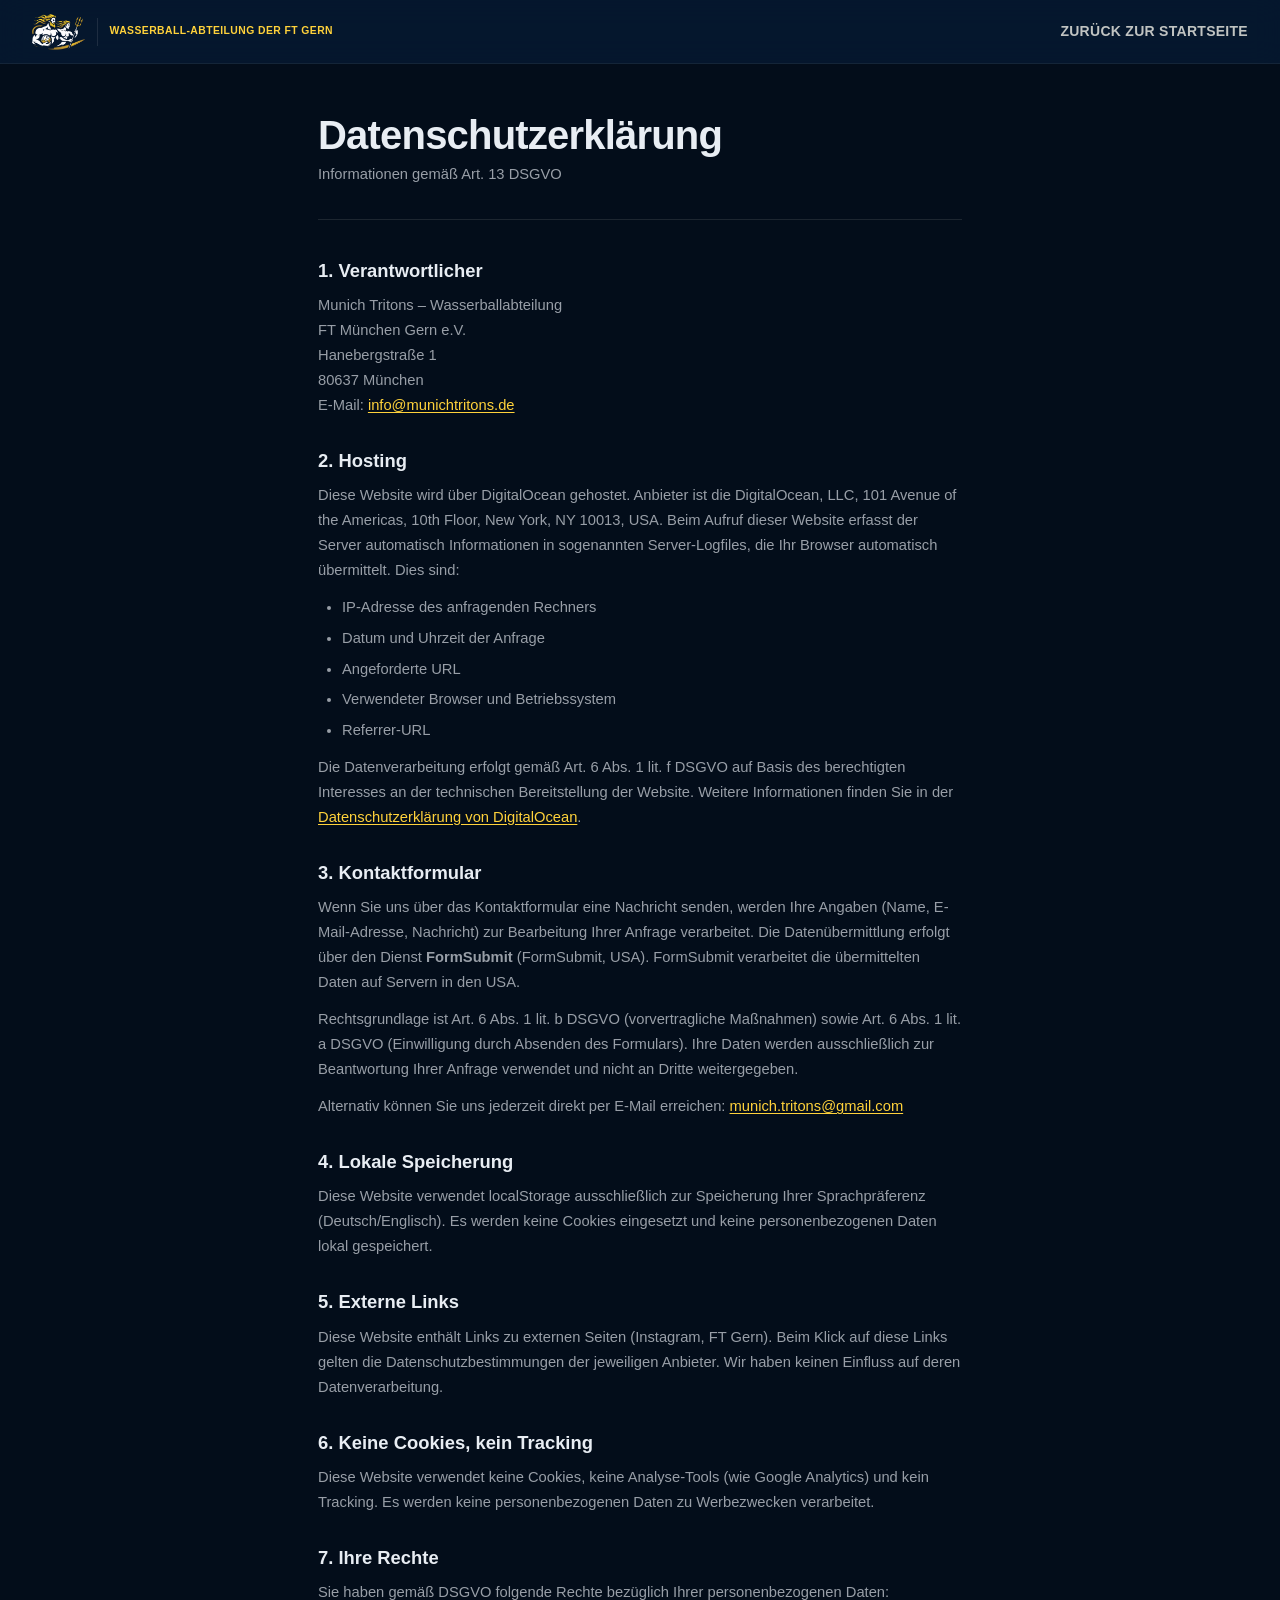
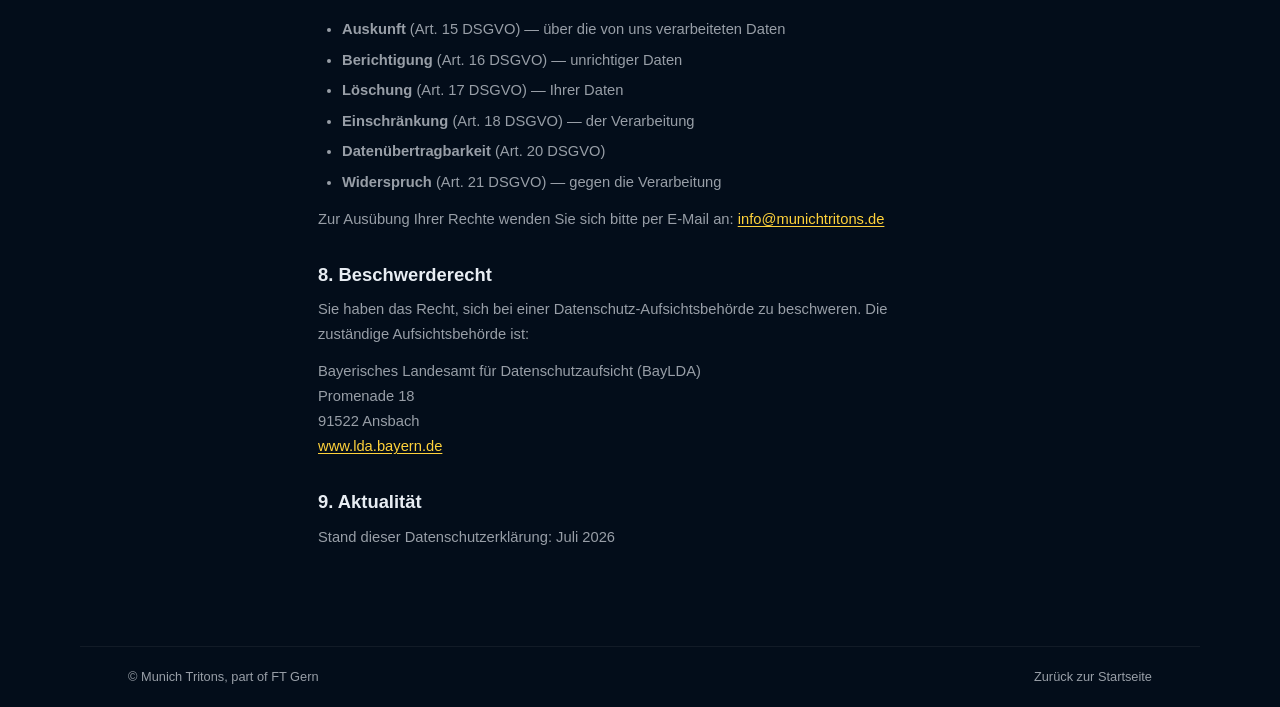
<file: datenschutz.html>
<!DOCTYPE html>
<html lang="de">
  <head>
    <meta charset="UTF-8" />
    <meta name="viewport" content="width=device-width, initial-scale=1.0" />
    <meta name="robots" content="noindex, nofollow" />
    <title>Datenschutzerklärung | Munich Tritons</title>
    <link rel="stylesheet" href="styles.css" />
    <link rel="icon" type="image/png" sizes="32x32" href="assets/web/favicon-32.png" />
    <link rel="apple-touch-icon" sizes="180x180" href="assets/web/apple-touch-icon.png" />
  </head>
  <body>
    <header class="site-header legal-header">
      <div class="brand-group">
        <a class="brand" href="index.html" aria-label="Munich Tritons Home">
          <img class="brand-wordmark" src="assets/web/nav-logo.png" alt="" aria-hidden="true" />
        </a>
        <span class="brand-spacer"></span>
        <a class="brand-abteilung" href="https://ftgern.de" target="_blank" rel="noopener" aria-label="FT Gern website">
          <span>Wasserball-Abteilung der FT Gern</span>
        </a>
      </div>
      <nav class="site-nav" style="position:static;height:auto;width:auto;background:none;padding:0;visibility:visible;opacity:1">
        <a href="index.html">Zurück zur Startseite</a>
      </nav>
    </header>

    <main>
      <article class="legal-page">
        <h1>Datenschutzerklärung</h1>
        <p class="legal-subtitle">Informationen gemäß Art. 13 DSGVO</p>

        <section>
          <h2>1. Verantwortlicher</h2>
          <p>
            Munich Tritons – Wasserballabteilung<br />
            FT München Gern e.V.<br />
            Hanebergstraße 1<br />
            80637 München<br />
            E-Mail: <a href="mailto:info@munichtritons.de">info@munichtritons.de</a>
          </p>
        </section>

        <section>
          <h2>2. Hosting</h2>
          <p>Diese Website wird über DigitalOcean gehostet. Anbieter ist die DigitalOcean, LLC, 101 Avenue of the Americas, 10th Floor, New York, NY 10013, USA. Beim Aufruf dieser Website erfasst der Server automatisch Informationen in sogenannten Server-Logfiles, die Ihr Browser automatisch übermittelt. Dies sind:</p>
          <ul>
            <li>IP-Adresse des anfragenden Rechners</li>
            <li>Datum und Uhrzeit der Anfrage</li>
            <li>Angeforderte URL</li>
            <li>Verwendeter Browser und Betriebssystem</li>
            <li>Referrer-URL</li>
          </ul>
          <p>Die Datenverarbeitung erfolgt gemäß Art. 6 Abs. 1 lit. f DSGVO auf Basis des berechtigten Interesses an der technischen Bereitstellung der Website. Weitere Informationen finden Sie in der <a href="https://www.digitalocean.com/legal/privacy-policy" target="_blank" rel="noopener">Datenschutzerklärung von DigitalOcean</a>.</p>
        </section>

        <section>
          <h2>3. Kontaktformular</h2>
          <p>Wenn Sie uns über das Kontaktformular eine Nachricht senden, werden Ihre Angaben (Name, E-Mail-Adresse, Nachricht) zur Bearbeitung Ihrer Anfrage verarbeitet. Die Datenübermittlung erfolgt über den Dienst <strong>FormSubmit</strong> (FormSubmit, USA). FormSubmit verarbeitet die übermittelten Daten auf Servern in den USA.</p>
          <p>Rechtsgrundlage ist Art. 6 Abs. 1 lit. b DSGVO (vorvertragliche Maßnahmen) sowie Art. 6 Abs. 1 lit. a DSGVO (Einwilligung durch Absenden des Formulars). Ihre Daten werden ausschließlich zur Beantwortung Ihrer Anfrage verwendet und nicht an Dritte weitergegeben.</p>
          <p>Alternativ können Sie uns jederzeit direkt per E-Mail erreichen: <a href="mailto:munich.tritons@gmail.com">munich.tritons@gmail.com</a></p>
        </section>

        <section>
          <h2>4. Lokale Speicherung</h2>
          <p>Diese Website verwendet localStorage ausschließlich zur Speicherung Ihrer Sprachpräferenz (Deutsch/Englisch). Es werden keine Cookies eingesetzt und keine personenbezogenen Daten lokal gespeichert.</p>
        </section>

        <section>
          <h2>5. Externe Links</h2>
          <p>Diese Website enthält Links zu externen Seiten (Instagram, FT Gern). Beim Klick auf diese Links gelten die Datenschutzbestimmungen der jeweiligen Anbieter. Wir haben keinen Einfluss auf deren Datenverarbeitung.</p>
        </section>

        <section>
          <h2>6. Keine Cookies, kein Tracking</h2>
          <p>Diese Website verwendet keine Cookies, keine Analyse-Tools (wie Google Analytics) und kein Tracking. Es werden keine personenbezogenen Daten zu Werbezwecken verarbeitet.</p>
        </section>

        <section>
          <h2>7. Ihre Rechte</h2>
          <p>Sie haben gemäß DSGVO folgende Rechte bezüglich Ihrer personenbezogenen Daten:</p>
          <ul>
            <li><strong>Auskunft</strong> (Art. 15 DSGVO) — über die von uns verarbeiteten Daten</li>
            <li><strong>Berichtigung</strong> (Art. 16 DSGVO) — unrichtiger Daten</li>
            <li><strong>Löschung</strong> (Art. 17 DSGVO) — Ihrer Daten</li>
            <li><strong>Einschränkung</strong> (Art. 18 DSGVO) — der Verarbeitung</li>
            <li><strong>Datenübertragbarkeit</strong> (Art. 20 DSGVO)</li>
            <li><strong>Widerspruch</strong> (Art. 21 DSGVO) — gegen die Verarbeitung</li>
          </ul>
          <p>Zur Ausübung Ihrer Rechte wenden Sie sich bitte per E-Mail an: <a href="mailto:info@munichtritons.de">info@munichtritons.de</a></p>
        </section>

        <section>
          <h2>8. Beschwerderecht</h2>
          <p>Sie haben das Recht, sich bei einer Datenschutz-Aufsichtsbehörde zu beschweren. Die zuständige Aufsichtsbehörde ist:</p>
          <p>
            Bayerisches Landesamt für Datenschutzaufsicht (BayLDA)<br />
            Promenade 18<br />
            91522 Ansbach<br />
            <a href="https://www.lda.bayern.de" target="_blank" rel="noopener">www.lda.bayern.de</a>
          </p>
        </section>

        <section>
          <h2>9. Aktualität</h2>
          <p>Stand dieser Datenschutzerklärung: Juli 2026</p>
        </section>
      </article>
    </main>

    <footer class="legal-footer">
      <p>&copy; Munich Tritons, part of <a href="https://ftgern.de" target="_blank" rel="noopener">FT Gern</a></p>
      <a href="index.html">Zurück zur Startseite</a>
    </footer>
  </body>
</html>
</file>
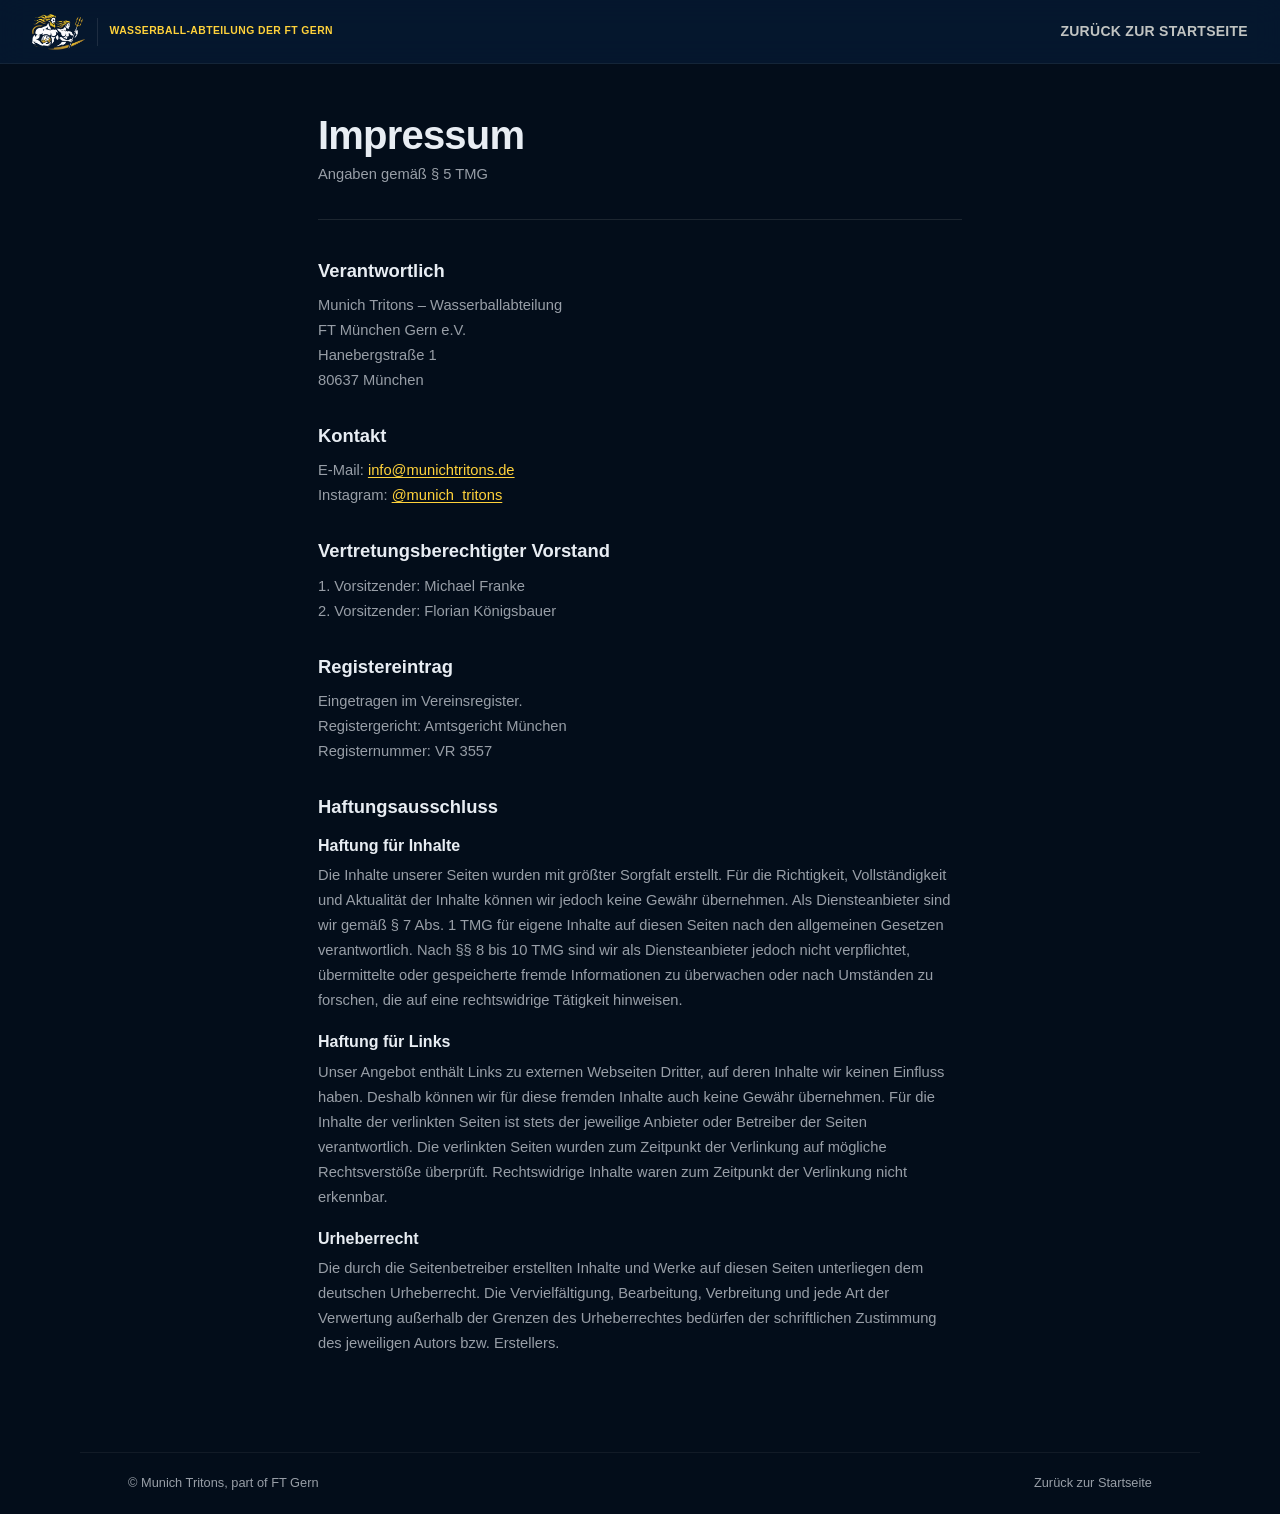
<file: impressum.html>
<!DOCTYPE html>
<html lang="de">
  <head>
    <meta charset="UTF-8" />
    <meta name="viewport" content="width=device-width, initial-scale=1.0" />
    <meta name="robots" content="noindex, nofollow" />
    <title>Impressum | Munich Tritons</title>
    <link rel="stylesheet" href="styles.css" />
    <link rel="icon" type="image/png" sizes="32x32" href="assets/web/favicon-32.png" />
    <link rel="apple-touch-icon" sizes="180x180" href="assets/web/apple-touch-icon.png" />
  </head>
  <body>
    <header class="site-header legal-header">
      <div class="brand-group">
        <a class="brand" href="index.html" aria-label="Munich Tritons Home">
          <img class="brand-wordmark" src="assets/web/nav-logo.png" alt="" aria-hidden="true" />
        </a>
        <span class="brand-spacer"></span>
        <a class="brand-abteilung" href="https://ftgern.de" target="_blank" rel="noopener" aria-label="FT Gern website">
          <span>Wasserball-Abteilung der FT Gern</span>
        </a>
      </div>
      <nav class="site-nav" style="position:static;height:auto;width:auto;background:none;padding:0;visibility:visible;opacity:1">
        <a href="index.html">Zurück zur Startseite</a>
      </nav>
    </header>

    <main>
      <article class="legal-page">
        <h1>Impressum</h1>
        <p class="legal-subtitle">Angaben gemäß § 5 TMG</p>

        <section>
          <h2>Verantwortlich</h2>
          <p>
            Munich Tritons – Wasserballabteilung<br />
            FT München Gern e.V.<br />
            Hanebergstraße 1<br />
            80637 München
          </p>
        </section>

        <section>
          <h2>Kontakt</h2>
          <p>
            E-Mail: <a href="mailto:info@munichtritons.de">info@munichtritons.de</a><br />
            Instagram: <a href="https://www.instagram.com/munich_tritons/" target="_blank" rel="noopener">@munich_tritons</a>
          </p>
        </section>

        <section>
          <h2>Vertretungsberechtigter Vorstand</h2>
          <p>
            1. Vorsitzender: Michael Franke<br />
            2. Vorsitzender: Florian Königsbauer
          </p>
        </section>

        <section>
          <h2>Registereintrag</h2>
          <p>
            Eingetragen im Vereinsregister.<br />
            Registergericht: Amtsgericht München<br />
            Registernummer: VR 3557
          </p>
        </section>

        <section>
          <h2>Haftungsausschluss</h2>

          <h3>Haftung für Inhalte</h3>
          <p>Die Inhalte unserer Seiten wurden mit größter Sorgfalt erstellt. Für die Richtigkeit, Vollständigkeit und Aktualität der Inhalte können wir jedoch keine Gewähr übernehmen. Als Diensteanbieter sind wir gemäß § 7 Abs. 1 TMG für eigene Inhalte auf diesen Seiten nach den allgemeinen Gesetzen verantwortlich. Nach §§ 8 bis 10 TMG sind wir als Diensteanbieter jedoch nicht verpflichtet, übermittelte oder gespeicherte fremde Informationen zu überwachen oder nach Umständen zu forschen, die auf eine rechtswidrige Tätigkeit hinweisen.</p>

          <h3>Haftung für Links</h3>
          <p>Unser Angebot enthält Links zu externen Webseiten Dritter, auf deren Inhalte wir keinen Einfluss haben. Deshalb können wir für diese fremden Inhalte auch keine Gewähr übernehmen. Für die Inhalte der verlinkten Seiten ist stets der jeweilige Anbieter oder Betreiber der Seiten verantwortlich. Die verlinkten Seiten wurden zum Zeitpunkt der Verlinkung auf mögliche Rechtsverstöße überprüft. Rechtswidrige Inhalte waren zum Zeitpunkt der Verlinkung nicht erkennbar.</p>

          <h3>Urheberrecht</h3>
          <p>Die durch die Seitenbetreiber erstellten Inhalte und Werke auf diesen Seiten unterliegen dem deutschen Urheberrecht. Die Vervielfältigung, Bearbeitung, Verbreitung und jede Art der Verwertung außerhalb der Grenzen des Urheberrechtes bedürfen der schriftlichen Zustimmung des jeweiligen Autors bzw. Erstellers.</p>
        </section>
      </article>
    </main>

    <footer class="legal-footer">
      <p>&copy; Munich Tritons, part of <a href="https://ftgern.de" target="_blank" rel="noopener">FT Gern</a></p>
      <a href="index.html">Zurück zur Startseite</a>
    </footer>
  </body>
</html>
</file>
<file: styles.css>
/* ── Tokens ─────────────────────────────────────────────── */
:root {
  --navy:       #06182f;
  --navy-deep:  #030d1a;
  --navy-mid:   #0a2240;
  --paper:      #f7f5f0;
  --surface:    #ffffff;
  --ink-dark:   #06182f;
  --ink-muted:  #4a5d78;
  --ink-light:  #e8edf3;
  --ink-faded:  rgba(232, 237, 243, .65);
  --water:      #0a84ff;
  --water-soft: #4da6ff;
  --sun:        #ffd23b;
  --sun-soft:   #b58a27;
  --glass-bg:   rgba(255, 255, 255, .06);
  --glass-border: rgba(255, 255, 255, .1);
  --glow-gold:  rgba(255, 210, 59, .12);
  --glow-water: rgba(10, 132, 255, .08);
  --focus-ring: rgba(255, 210, 59, .5);
  --shadow:     0 18px 50px rgba(0, 0, 0, .18);
  --shadow-sm:  0 4px 16px rgba(0, 0, 0, .1);
  --shadow-glow:0 8px 32px rgba(255, 210, 59, .12);
  --radius:     10px;
  --radius-lg:  16px;
  --radius-xl:  20px;
  --header-h:   64px;
  --max-w:      1120px;
  --gap-section:clamp(4rem, 8vw, 6rem);
}

/* ── Reset ──────────────────────────────────────────────── */
*, *::before, *::after { box-sizing: border-box; }

body {
  margin: 0;
  font-family: -apple-system, BlinkMacSystemFont, "Segoe UI", Roboto, Helvetica, Arial, sans-serif;
  font-size: clamp(1rem, .95rem + .25vw, 1.125rem);
  line-height: 1.6;
  color: var(--ink-dark);
  background: var(--navy-deep);
  -webkit-font-smoothing: antialiased;
  overflow-x: hidden;
}

img { display: block; max-width: 100%; height: auto; }
a { color: inherit; text-decoration: none; transition: color .2s; }
ul { list-style: none; margin: 0; padding: 0; }
h1, h2, h3 { margin: 0; line-height: 1.15; }
p { margin: 0 0 .75rem; }
p:last-child { margin-bottom: 0; }

/* ── Utilities ──────────────────────────────────────────── */
.visually-hidden {
  position: absolute; width: 1px; height: 1px;
  padding: 0; margin: -1px; overflow: hidden;
  clip: rect(0,0,0,0); white-space: nowrap; border: 0;
}

.skip-link {
  position: fixed; top: -100%; left: 1rem;
  z-index: 9999; padding: .5rem 1rem;
  background: var(--sun); color: var(--navy);
  font-weight: 700; border-radius: var(--radius);
  transition: top .2s;
}
.skip-link:focus { top: 1rem; }

.icon {
  width: 1.25em; height: 1.25em;
  fill: none; stroke: currentColor;
  stroke-width: 2; stroke-linecap: round; stroke-linejoin: round;
  flex-shrink: 0;
}
.icon-sprite { position: absolute; width: 0; height: 0; overflow: hidden; }

/* ── Buttons ────────────────────────────────────────────── */
.button {
  display: inline-flex; align-items: center; gap: .5rem;
  padding: .8rem 1.6rem;
  font: inherit; font-size: .95rem; font-weight: 700;
  border: 2px solid transparent;
  border-radius: var(--radius);
  cursor: pointer; transition: all .25s;
  text-decoration: none; white-space: nowrap;
}

.button.primary {
  background: var(--sun); color: var(--navy);
  border-color: var(--sun);
}
.button.primary:hover {
  background: #ffe066; border-color: #ffe066;
  transform: translateY(-2px);
  box-shadow: var(--shadow-glow);
}

.button.secondary {
  background: transparent;
  border-color: rgba(255, 253, 244, .3);
  color: rgba(255, 253, 244, .85);
}
.button.secondary:hover {
  border-color: var(--sun); color: var(--sun);
  transform: translateY(-2px);
}

/* light section overrides */
.section--light .button.secondary {
  border-color: var(--ink-muted);
  color: var(--ink-dark);
}
.section--light .button.secondary:hover {
  border-color: var(--sun); color: var(--sun-soft);
}

/* ── Header ─────────────────────────────────────────────── */
.site-header {
  position: fixed; top: 0; left: 0; right: 0;
  z-index: 100; height: var(--header-h);
  display: flex; align-items: center; justify-content: space-between;
  padding: 0 clamp(1rem, 3vw, 2rem);
  background: transparent;
  transition: background .3s, box-shadow .3s, backdrop-filter .3s;
}

.site-header.scrolled {
  background: rgba(6, 24, 47, .88);
  backdrop-filter: blur(14px); -webkit-backdrop-filter: blur(14px);
  border-bottom: 1px solid rgba(255, 253, 244, .06);
  box-shadow: 0 2px 20px rgba(0, 0, 0, .2);
}

.brand-group { display: flex; align-items: center; }
.brand { display: flex; align-items: center; }
.brand-wordmark { height: 40px; width: auto; }
.brand-spacer { width: 1px; height: 28px; background: var(--glass-border); margin: 0 .75rem; }
.brand-abteilung {
  display: flex; align-items: center;
  font-size: .65rem; font-weight: 700;
  letter-spacing: .04em; text-transform: uppercase;
  color: var(--sun);
  transition: color .2s;
  white-space: nowrap;
}
.brand-abteilung:hover { color: #ffe066; }

.site-nav {
  display: flex; align-items: center; gap: 1.5rem;
}
.site-nav a {
  display: inline-flex; align-items: center; gap: .35rem;
  font-size: .875rem; font-weight: 600;
  color: rgba(255, 253, 244, .75);
  text-decoration: none; letter-spacing: .02em;
  text-transform: uppercase; transition: color .2s;
}
.site-nav a:hover,
.site-nav a.active { color: var(--sun); }

.lang-toggle {
  background: var(--glass-bg);
  border: 1px solid var(--glass-border);
  color: var(--ink-light);
  font-size: .8rem;
  font-weight: 700;
  letter-spacing: .05em;
  padding: .35rem .65rem;
  border-radius: var(--radius);
  cursor: pointer;
  transition: background .2s, color .2s;
}
.lang-toggle:hover {
  background: var(--sun);
  color: var(--navy);
}

/* ── Menu button (mobile) ───────────────────────────────── */
.menu-button {
  display: none;
  flex-direction: column; gap: 5px;
  padding: 8px; background: none; border: none; cursor: pointer;
  z-index: 110;
}
.menu-button span {
  display: block; width: 22px; height: 2px;
  background: #fffdf4; border-radius: 2px;
  transition: transform .3s, opacity .3s;
}
.menu-button[aria-expanded="true"] span:first-child {
  transform: translateY(3.5px) rotate(45deg);
}
.menu-button[aria-expanded="true"] span:last-child {
  transform: translateY(-3.5px) rotate(-45deg);
}

/* ── Hero ────────────────────────────────────────────────── */
.hero {
  position: relative; min-height: 100vh; min-height: 100dvh;
  display: flex; align-items: center; justify-content: center;
  padding: calc(var(--header-h) + 2rem) clamp(1.5rem, 5vw, 3rem) 7rem;
  background: url('assets/web/hero-bg.jpg') center / cover no-repeat;
  overflow: hidden;
  text-align: center;
}

.hero-overlay {
  position: absolute; inset: 0;
  background:
    radial-gradient(ellipse at 50% 40%, rgba(255, 210, 59, .08) 0%, transparent 50%),
    linear-gradient(
      180deg,
      rgba(3, 13, 26, .78) 0%,
      rgba(6, 24, 47, .6) 40%,
      rgba(6, 24, 47, .75) 100%
    );
}

.hero-content {
  position: relative; z-index: 2;
  max-width: 700px;
  display: flex; flex-direction: column; align-items: center;
}

.hero-logo {
  width: clamp(220px, 32vw, 300px);
  height: auto;
  margin-bottom: 1.25rem;
  filter: drop-shadow(0 4px 24px rgba(255, 210, 59, .2));
}

.eyebrow {
  display: inline-block;
  font-size: .75rem; font-weight: 800;
  letter-spacing: .12em; text-transform: uppercase;
  color: var(--sun);
  margin-bottom: .5rem;
}

.hero-title {
  font-size: clamp(2.2rem, 2rem + 3vw, 4rem);
  font-weight: 800;
  color: #fffdf4;
  letter-spacing: -.03em;
  line-height: 1.05;
  margin-bottom: 1rem;
}

.hero-subtitle {
  font-size: clamp(1rem, .9rem + .5vw, 1.2rem);
  color: var(--ink-faded);
  line-height: 1.6;
  margin-bottom: 2rem;
  max-width: 520px;
}

.hero-actions {
  display: flex; flex-wrap: wrap; gap: .75rem;
  justify-content: center;
}

/* ── Credibility Strip ─────────────────────────────────── */
.credibility-strip {
  position: absolute;
  bottom: 1.5rem;
  left: 50%;
  transform: translateX(-50%);
  width: calc(100% - 3rem);
  max-width: var(--max-w);
  background: var(--glass-bg);
  backdrop-filter: blur(16px); -webkit-backdrop-filter: blur(16px);
  border: 1px solid var(--glass-border);
  border-radius: var(--radius-lg);
  padding: 1rem clamp(1rem, 3vw, 2rem);
  z-index: 2;
}

.credibility-inner {
  max-width: var(--max-w);
  margin: 0 auto;
  display: flex; align-items: center; justify-content: center;
  gap: clamp(1.5rem, 4vw, 3rem);
  flex-wrap: wrap;
}

.credibility-item {
  display: flex; align-items: center; gap: .5rem;
  font-size: .85rem; font-weight: 600;
  color: var(--ink-faded);
  white-space: nowrap;
}
.credibility-item .icon {
  width: 18px; height: 18px;
  color: var(--sun);
}

.credibility-item a {
  display: flex; align-items: center; gap: .5rem;
  color: var(--ink-faded);
  transition: color .2s;
}
.credibility-item a:hover { color: var(--sun); }

/* ── Section Rhythm ────────────────────────────────────── */
.section {
  padding: var(--gap-section) clamp(1.5rem, 5vw, 3rem);
}

.section[id] {
  scroll-margin-top: var(--header-h);
}

.section--light {
  background: var(--paper);
  color: var(--ink-dark);
}

.section--dark {
  background: var(--navy);
  color: var(--ink-light);
  position: relative;
  overflow: hidden;
}

.section--dark::before {
  content: "";
  position: absolute; inset: 0;
  pointer-events: none;
}

#about { background: var(--navy); }
#about::before {
  background: radial-gradient(ellipse at 20% 70%, var(--glow-water), transparent 60%);
}

#why-join { background: var(--navy-deep); }
#why-join::before {
  background: radial-gradient(ellipse at 75% 20%, var(--glow-gold), transparent 55%);
}

#training { background: var(--navy-deep); }
#training::before {
  background: radial-gradient(ellipse at 50% 80%, rgba(10, 132, 255, .05), transparent 60%);
}

#gallery { background: var(--navy); }
#gallery::before {
  background: radial-gradient(ellipse at 60% 40%, var(--glow-gold), transparent 55%);
}

#faq { background: var(--navy-deep); }
#faq::before {
  background: radial-gradient(ellipse at 30% 50%, var(--glow-water), transparent 55%);
}

#contact { background: var(--navy-deep); }
#contact::before {
  background:
    radial-gradient(ellipse at 80% 20%, var(--glow-gold), transparent 55%),
    radial-gradient(ellipse at 20% 80%, var(--glow-water), transparent 55%);
}

.section-copy {
  max-width: var(--max-w);
  margin: 0 auto 2rem;
}

.section--light .section-copy h2 {
  color: var(--ink-dark);
}
.section--light .section-copy p {
  color: var(--ink-muted);
}

.section--dark .section-copy h2 {
  color: var(--ink-light);
}
.section--dark .section-copy p {
  color: var(--ink-faded);
}

.section-copy h2 {
  font-size: clamp(1.75rem, 1.5rem + 1.5vw, 2.75rem);
  font-weight: 800;
  letter-spacing: -.02em;
  margin-bottom: .5rem;
}

.section-copy p {
  font-size: clamp(1rem, .95rem + .25vw, 1.125rem);
  max-width: 600px;
}

/* ── About Section ──────────────────────────────────────── */
.about-grid {
  max-width: var(--max-w);
  margin: 0 auto;
  display: grid;
  grid-template-columns: 1fr 1fr;
  gap: 3rem;
  align-items: center;
}

.about-grid .section-copy {
  margin-bottom: 0;
}

.about-grid .section-copy p {
  max-width: none;
}

.about-grid .section-copy a {
  color: var(--sun-soft);
  text-decoration: underline;
  text-underline-offset: 2px;
}
.about-grid .section-copy a:hover { color: var(--sun); }

.about-image-wrap {
  border-radius: var(--radius-xl);
  overflow: hidden;
  box-shadow: var(--shadow);
}

.about-image {
  width: 100%;
  height: 100%;
  object-fit: cover;
  aspect-ratio: 16 / 10;
  transition: transform .5s;
}
.about-image-wrap {
  border: 1px solid rgba(255, 255, 255, .08);
  transition: border-color .3s, box-shadow .3s;
}
.about-image-wrap:hover {
  border-color: rgba(255, 210, 59, .15);
  box-shadow: 0 20px 60px rgba(0, 0, 0, .3), 0 0 30px rgba(255, 210, 59, .05);
}
.about-image-wrap:hover .about-image {
  transform: scale(1.03);
}

.about-tags {
  display: flex;
  flex-wrap: wrap;
  gap: .5rem;
  margin-top: 1.25rem;
}
.tag {
  display: inline-block;
  padding: .3rem .75rem;
  font-size: .75rem;
  font-weight: 700;
  letter-spacing: .04em;
  color: var(--sun);
  background: var(--glass-bg);
  border: 1px solid rgba(255, 210, 59, .2);
  border-radius: 100px;
}

/* ── Why Join / Benefits (dark section) ───────────────── */
.benefits-grid {
  max-width: var(--max-w);
  margin: 0 auto;
  display: grid;
  grid-template-columns: repeat(auto-fit, minmax(240px, 1fr));
  gap: 1.5rem;
  position: relative;
  z-index: 1;
}

.benefit-card {
  padding: 2rem 1.75rem;
  background: var(--glass-bg);
  border: 1px solid var(--glass-border);
  border-radius: var(--radius-xl);
  backdrop-filter: blur(12px); -webkit-backdrop-filter: blur(12px);
  border-top: 3px solid var(--sun);
  transition: transform .3s, box-shadow .3s, background .3s;
}
.benefit-card:hover {
  transform: translateY(-4px);
  background: rgba(255, 255, 255, .09);
  box-shadow: 0 12px 40px rgba(0, 0, 0, .25);
}

.benefit-icon {
  display: inline-flex;
  align-items: center; justify-content: center;
  width: 48px; height: 48px;
  background: rgba(255, 210, 59, .12);
  border-radius: 12px;
  color: var(--sun);
  margin-bottom: 1rem;
}
.benefit-icon .icon {
  width: 24px; height: 24px;
}

.benefit-card h3 {
  font-size: 1.125rem;
  font-weight: 700;
  margin-bottom: .5rem;
  color: var(--ink-light);
}

.benefit-card p {
  font-size: .925rem;
  color: var(--ink-faded);
  line-height: 1.55;
}

/* ── Training Section ───────────────────────────────────── */
.fact-list {
  max-width: var(--max-w);
  margin: 0 auto;
  display: grid;
  grid-template-columns: repeat(auto-fit, minmax(250px, 1fr));
  gap: 1.25rem;
  padding: 0;
}

.fact-list > div {
  padding: 1.75rem 1.5rem;
  background: var(--glass-bg);
  border: 1px solid var(--glass-border);
  border-left: 3px solid var(--sun);
  border-radius: var(--radius-lg);
  backdrop-filter: blur(12px); -webkit-backdrop-filter: blur(12px);
  box-shadow: 0 8px 32px rgba(0, 0, 0, .25);
  transition: transform .3s, box-shadow .3s, background .3s;
  position: relative;
  z-index: 1;
}
.fact-list > div:hover {
  transform: translateY(-2px);
  background: rgba(255, 255, 255, .09);
  box-shadow: 0 12px 40px rgba(0, 0, 0, .35);
}

.fact-list dt {
  display: flex; align-items: center; gap: .5rem;
  font-size: .75rem; font-weight: 700;
  letter-spacing: .1em; text-transform: uppercase;
  color: var(--sun-soft);
  margin-bottom: .5rem;
}
.fact-list dt .icon { width: 18px; height: 18px; }

.fact-list dd {
  margin: 0;
  font-size: 1.05rem; font-weight: 700;
  color: var(--ink-light);
}
.fact-list dd a {
  color: var(--ink-light);
  text-decoration: underline;
  text-decoration-color: var(--sun);
  text-underline-offset: 3px;
}
.fact-list dd a:hover { color: var(--sun-soft); }

.fact-note {
  margin: .35rem 0 0;
  font-size: .82rem;
  font-weight: 400;
  color: var(--ink-faded);
  font-style: italic;
}

/* ── Gallery Section ────────────────────────────────────── */
.gallery-section {
  padding-top: 4.5rem;
  padding-bottom: 5rem;
}

.gallery-inner {
  max-width: var(--max-w);
  margin: 0 auto;
}

.gallery-grid {
  display: grid;
  grid-template-columns: 7fr 5fr;
  grid-template-rows: 220px 220px;
  gap: 1rem;
}

.gallery-featured {
  grid-row: 1 / -1;
}

.gallery-card {
  border-radius: var(--radius-xl);
  overflow: hidden;
  border: 1px solid rgba(255, 255, 255, .08);
  box-shadow: 0 8px 32px rgba(0, 0, 0, .3);
  cursor: zoom-in;
  transition: border-color .3s ease, box-shadow .3s ease;
}
.gallery-card:hover {
  border-color: rgba(255, 210, 59, .12);
  box-shadow: 0 12px 44px rgba(0, 0, 0, .45);
}

.gallery-card img {
  width: 100%; height: 100%;
  object-fit: cover;
  transition: transform .6s ease, filter .6s ease;
}
.gallery-card:hover img {
  transform: scale(1.02);
  filter: brightness(1.04);
}

/* ── FAQ Section ────────────────────────────────────────── */
.faq-list {
  max-width: 720px;
  margin: 0 auto;
  counter-reset: faq;
  display: flex;
  flex-direction: column;
  gap: .75rem;
}

.faq-item {
  counter-increment: faq;
  background: var(--glass-bg);
  border: 1px solid var(--glass-border);
  border-radius: var(--radius-lg);
  backdrop-filter: blur(12px); -webkit-backdrop-filter: blur(12px);
  box-shadow: 0 4px 16px rgba(0, 0, 0, .2);
  transition: background .25s, border-color .25s, box-shadow .25s;
  position: relative;
  z-index: 1;
}
.faq-item:hover {
  border-color: rgba(255, 255, 255, .15);
  box-shadow: 0 8px 24px rgba(0, 0, 0, .3);
}
.faq-item[open] {
  border-color: rgba(255, 210, 59, .4);
  box-shadow: 0 4px 16px rgba(255, 210, 59, .06);
}

.faq-item summary {
  display: flex; align-items: center;
  gap: 1rem;
  padding: 1.15rem 1.25rem;
  font-size: 1.05rem; font-weight: 700;
  color: var(--ink-light);
  cursor: pointer;
  list-style: none;
  transition: color .2s;
}
.faq-item summary::-webkit-details-marker { display: none; }
.faq-item summary::marker { display: none; content: ""; }

.faq-item summary::before {
  content: counter(faq);
  display: flex; align-items: center; justify-content: center;
  min-width: 32px; height: 32px;
  background: var(--sun);
  color: var(--navy);
  font-size: .8rem; font-weight: 800;
  border-radius: 50%;
  flex-shrink: 0;
}

.faq-item summary:hover { color: var(--sun); }

.faq-chevron {
  width: 20px; height: 20px;
  color: var(--ink-faded);
  transition: transform .3s, color .3s;
  flex-shrink: 0;
  margin-left: auto;
}
.faq-item[open] .faq-chevron {
  transform: rotate(180deg);
  color: var(--sun);
}

.faq-item p {
  padding: 0 1.25rem 1.15rem 3.75rem;
  color: var(--ink-faded);
  line-height: 1.6;
}

.faq-item a {
  color: var(--sun-soft);
  text-decoration: underline;
  text-underline-offset: 2px;
}
.faq-item a:hover { color: var(--sun); }

/* ── Contact Section (dark) ────────────────────────────── */
.contact-section {
  padding-top: clamp(2rem, 4vw, 3rem);
  padding-bottom: clamp(2rem, 4vw, 3rem);
}

.contact-grid {
  max-width: var(--max-w);
  margin: 0 auto;
  display: grid;
  grid-template-columns: 1fr 1.2fr;
  gap: 2.5rem;
  align-items: start;
  position: relative;
  z-index: 1;
}

.contact-section .join-copy {
  position: relative;
  z-index: 1;
}
.contact-section .join-copy h2 {
  font-size: clamp(1.75rem, 1.5rem + 1.5vw, 2.75rem);
  font-weight: 800;
  color: var(--ink-light);
  letter-spacing: -.02em;
  margin-bottom: .5rem;
}
.contact-section .join-copy p {
  color: var(--ink-faded);
  max-width: 400px;
}

.next-steps {
  list-style: none;
  padding: 0;
  margin: 1.5rem 0 0;
  display: flex;
  flex-direction: column;
  gap: .75rem;
  counter-reset: steps;
}

.next-steps li {
  counter-increment: steps;
  display: flex;
  align-items: center;
  gap: .75rem;
  font-size: .9rem;
  color: var(--ink-faded);
  line-height: 1.4;
}

.next-steps li::before {
  content: counter(steps);
  display: flex;
  align-items: center;
  justify-content: center;
  width: 1.6rem;
  height: 1.6rem;
  border-radius: 50%;
  background: rgba(255, 255, 255, .08);
  border: 1px solid var(--glass-border);
  color: var(--sun);
  font-size: .7rem;
  font-weight: 700;
  flex-shrink: 0;
}

.contact-links {
  display: flex;
  flex-direction: column;
  gap: .75rem;
  margin-top: 1.5rem;
}

.contact-link {
  display: inline-flex;
  align-items: center;
  gap: .5rem;
  font-size: .9rem;
  font-weight: 600;
  color: var(--ink-faded);
  transition: color .2s;
}
.contact-link .icon { width: 18px; height: 18px; color: var(--sun); }
.contact-link:hover { color: var(--sun); }

.form-card {
  background: var(--glass-bg);
  border: 1px solid var(--glass-border);
  border-radius: var(--radius-xl);
  backdrop-filter: blur(12px); -webkit-backdrop-filter: blur(12px);
  padding: clamp(1.5rem, 4vw, 2.5rem);
  position: relative;
  z-index: 1;
}

.join-form {
  display: flex; flex-direction: column; gap: 1.5rem;
}

.form-field { display: flex; flex-direction: column; gap: .25rem; }

.input-wrap {
  position: relative;
}

.input-wrap label {
  position: absolute;
  top: 50%; left: 1rem;
  transform: translateY(-50%);
  display: flex; align-items: center; gap: .4rem;
  font-size: .95rem;
  color: var(--ink-faded);
  pointer-events: none;
  transition: transform .2s ease, font-size .2s ease, color .2s ease, top .2s ease;
  transform-origin: left center;
}
.input-wrap label .icon { width: 16px; height: 16px; color: var(--sun); flex-shrink: 0; }

.input-wrap textarea ~ label {
  top: 1.1rem;
  transform: translateY(0);
}

.input-wrap input:focus ~ label,
.input-wrap input:not(:placeholder-shown) ~ label,
.input-wrap textarea:focus ~ label,
.input-wrap textarea:not(:placeholder-shown) ~ label {
  top: .45rem;
  transform: translateY(0);
  font-size: .7rem;
  font-weight: 700;
  letter-spacing: .06em;
  text-transform: uppercase;
  color: var(--sun);
}

.join-form input[type="text"],
.join-form input[type="email"],
.join-form textarea {
  width: 100%;
  padding: 1.4rem 1rem .6rem;
  font: inherit; font-size: .95rem;
  color: var(--ink-light);
  background: rgba(255, 255, 255, .05);
  border: 1.5px solid rgba(255, 255, 255, .12);
  border-radius: var(--radius);
  outline: none;
  transition: border-color .25s ease, box-shadow .25s ease, background .25s ease;
}

.join-form input::placeholder,
.join-form textarea::placeholder {
  color: transparent;
}

.join-form input:hover,
.join-form textarea:hover {
  border-color: rgba(255, 255, 255, .25);
}

.join-form input:focus,
.join-form textarea:focus {
  border-color: var(--sun);
  box-shadow: 0 0 0 3px var(--focus-ring);
  background: rgba(255, 255, 255, .08);
}

.join-form textarea {
  resize: vertical;
  min-height: 100px;
}

.field-error {
  font-size: .78rem;
  font-weight: 600;
  color: #ef5350;
  min-height: 0;
  overflow: hidden;
  transition: min-height .2s ease, opacity .2s ease;
  opacity: 0;
}
.field-error.visible {
  min-height: 1.2em;
  opacity: 1;
}

.form-field.invalid input,
.form-field.invalid textarea {
  border-color: #ef5350;
}
.form-field.invalid input:focus,
.form-field.invalid textarea:focus {
  box-shadow: 0 0 0 3px rgba(239, 83, 80, .25);
}

.form-field.valid input,
.form-field.valid textarea {
  border-color: #4caf50;
}

.submit-btn {
  align-self: flex-start;
  margin-top: .25rem;
  position: relative;
  min-width: 180px;
}
.submit-btn .btn-text { transition: opacity .2s; }
.submit-btn .btn-spinner {
  display: none;
  position: absolute;
  top: 50%; left: 50%;
  transform: translate(-50%, -50%);
  width: 20px; height: 20px;
  border: 2.5px solid rgba(6, 24, 47, .3);
  border-top-color: var(--navy);
  border-radius: 50%;
  animation: spin .6s linear infinite;
}
.submit-btn.loading .btn-text { opacity: 0; }
.submit-btn.loading .btn-spinner { display: block; }
.submit-btn:disabled { opacity: .7; cursor: not-allowed; }

@keyframes spin {
  to { transform: translate(-50%, -50%) rotate(360deg); }
}

.form-feedback {
  min-height: 0;
  overflow: hidden;
  transition: min-height .3s ease, opacity .3s ease, padding .3s ease;
  opacity: 0;
  border-radius: var(--radius);
  font-size: .9rem;
  font-weight: 600;
  padding: 0;
  text-align: center;
}
.form-feedback.visible {
  min-height: 3rem;
  opacity: 1;
  padding: .85rem 1rem;
  display: flex;
  align-items: center;
  justify-content: center;
  gap: .5rem;
}
.form-feedback.success {
  background: rgba(76, 175, 80, .15);
  color: #81c784;
  border: 1px solid rgba(76, 175, 80, .25);
}
.form-feedback.error {
  background: rgba(239, 83, 80, .15);
  color: #ef9a9a;
  border: 1px solid rgba(239, 83, 80, .25);
}

.form-fallback {
  text-align: center;
  font-size: .85rem;
  color: var(--ink-faded);
  margin-top: .5rem;
}
.form-fallback a {
  color: var(--sun);
  text-decoration: underline;
  text-underline-offset: 2px;
}
.form-fallback a:hover { color: #ffe066; }

.noscript-fallback {
  max-width: 520px;
  margin: 1rem auto;
  padding: 1rem;
  background: rgba(255, 255, 255, .05);
  border-radius: var(--radius);
  color: var(--ink-faded);
  text-align: center;
}

/* ── Legal Pages ───────────────────────────────────────── */
.legal-page {
  max-width: 740px;
  margin: 0 auto;
  padding: calc(var(--header-h) + 3rem) clamp(1.5rem, 5vw, 3rem) 4rem;
  color: var(--ink-light);
}
.legal-page h1 {
  font-size: clamp(1.8rem, 4vw, 2.5rem);
  font-weight: 800;
  letter-spacing: -.02em;
  margin-bottom: .25rem;
  color: var(--ink-light);
}
.legal-subtitle {
  font-size: .9rem;
  color: var(--ink-faded);
  margin-bottom: 2.5rem;
  padding-bottom: 2rem;
  border-bottom: 1px solid rgba(255, 253, 244, .1);
}
.legal-page section {
  margin-bottom: 2rem;
}
.legal-page h2 {
  font-size: 1.15rem;
  font-weight: 700;
  margin-bottom: .75rem;
  color: var(--ink-light);
}
.legal-page h3 {
  font-size: 1rem;
  font-weight: 600;
  margin-top: 1.25rem;
  margin-bottom: .5rem;
  color: var(--ink-light);
}
.legal-page p, .legal-page li {
  font-size: .92rem;
  line-height: 1.7;
  color: var(--ink-faded);
}
.legal-page ul {
  list-style: disc;
  padding-left: 1.5rem;
  margin: .75rem 0;
}
.legal-page li { margin-bottom: .35rem; }
.legal-page a {
  color: var(--sun);
  text-decoration: underline;
  text-underline-offset: 2px;
}
.legal-page a:hover { color: #ffe066; }

/* legal page header */
.legal-header {
  position: fixed; top: 0; left: 0; right: 0;
  z-index: 100; height: var(--header-h);
  display: flex; align-items: center; justify-content: space-between;
  padding: 0 clamp(1rem, 3vw, 2rem);
  background: rgba(6, 24, 47, .92);
  backdrop-filter: blur(14px); -webkit-backdrop-filter: blur(14px);
  border-bottom: 1px solid rgba(255, 253, 244, .06);
}

.legal-header .brand {
  display: flex; align-items: center;
}
.legal-header .brand img {
  height: 36px; width: auto;
}

.legal-header nav a {
  font-size: .875rem; font-weight: 600;
  color: rgba(255, 253, 244, .75);
  text-transform: uppercase; letter-spacing: .02em;
  transition: color .2s;
}
.legal-header nav a:hover { color: var(--sun); }

/* legal page footer */
.legal-footer {
  background: var(--navy-deep);
  border-top: 1px solid rgba(255, 253, 244, .06);
  padding: 1.25rem clamp(1.5rem, 5vw, 3rem);
  max-width: var(--max-w);
  margin: 0 auto;
  display: flex;
  align-items: center;
  justify-content: space-between;
  font-size: .8rem;
}
.legal-footer p { margin: 0; color: var(--ink-faded); }
.legal-footer a { color: var(--ink-faded); transition: color .2s; }
.legal-footer a:hover { color: var(--sun); }

/* ── Footer ─────────────────────────────────────────────── */
.site-footer {
  background: var(--navy-deep);
  color: var(--ink-faded);
  border-top: 1px solid rgba(255, 253, 244, .06);
}

.footer-inner {
  max-width: var(--max-w);
  margin: 0 auto;
  display: flex;
  align-items: center;
  justify-content: space-between;
  gap: 2rem;
  padding: 1.5rem clamp(1rem, 3vw, 2rem);
  flex-wrap: wrap;
}

.footer-brand {
  display: flex;
  align-items: center;
  gap: .75rem;
}

.footer-logo {
  height: 2.4rem; width: auto;
  flex-shrink: 0;
}

.footer-brand-text {
  display: flex;
  flex-direction: column;
  gap: 0;
}

.footer-brand-name {
  font-size: .9rem;
  font-weight: 800;
  color: var(--ink-light);
  letter-spacing: -.01em;
  line-height: 1.2;
}

.footer-brand-sub {
  font-size: .72rem;
  color: var(--sun);
  font-weight: 600;
}

.footer-links {
  display: flex;
  align-items: center;
  gap: 1.25rem;
}

.footer-links a {
  font-size: .8rem;
  font-weight: 600;
  color: rgba(255, 253, 244, .5);
  transition: color .2s;
}
.footer-links a:hover { color: var(--sun); }

.footer-meta {
  display: flex;
  align-items: center;
  gap: .5rem;
  font-size: .75rem;
  color: rgba(255, 253, 244, .3);
}

.footer-meta a {
  color: rgba(255, 253, 244, .4);
  transition: color .2s;
}
.footer-meta a:hover { color: var(--sun); }

.footer-sep { color: rgba(255, 253, 244, .2); }

.back-to-top {
  display: inline-flex; align-items: center; justify-content: center;
  width: 28px; height: 28px;
  margin-left: .5rem;
  color: rgba(255, 253, 244, .4);
  border: 1px solid rgba(255, 253, 244, .12);
  border-radius: 50%;
  transition: color .2s, border-color .2s, background .2s;
}
.back-to-top:hover {
  color: var(--sun);
  border-color: rgba(255, 210, 59, .3);
  background: rgba(255, 210, 59, .06);
}
.back-to-top .icon { width: 14px; height: 14px; }

/* ── Lightbox ─────────────────────────────────────────── */
.lightbox {
  position: fixed;
  inset: 0;
  z-index: 2000;
  display: flex;
  align-items: center;
  justify-content: center;
  background: rgba(0, 0, 0, .88);
  backdrop-filter: blur(8px);
  opacity: 0;
  visibility: hidden;
  transition: opacity .3s, visibility .3s;
  cursor: zoom-out;
}
.lightbox.active {
  opacity: 1;
  visibility: visible;
}
.lightbox-img {
  max-width: 90vw;
  max-height: 90vh;
  object-fit: contain;
  border-radius: var(--radius-lg);
  box-shadow: 0 16px 64px rgba(0,0,0,.5);
  transform: scale(.92);
  transition: transform .3s cubic-bezier(.22,1,.36,1);
  cursor: default;
}
.lightbox.active .lightbox-img {
  transform: scale(1);
}
.lightbox-close {
  position: absolute;
  top: 1.25rem;
  right: 1.5rem;
  background: none;
  border: none;
  color: rgba(255,255,255,.7);
  font-size: 2rem;
  cursor: pointer;
  line-height: 1;
  padding: .5rem;
  transition: color .2s;
}
.lightbox-close:hover { color: #fff; }

.about-image-wrap { cursor: zoom-in; }

/* ── Reveal animation ───────────────────────────────────── */
.reveal {
  opacity: 0;
  transform: translateY(24px);
  transition: opacity .6s ease-out, transform .6s ease-out;
}
.reveal.visible {
  opacity: 1;
  transform: translateY(0);
}

.stagger-children > .reveal:nth-child(1) { transition-delay: 0s; }
.stagger-children > .reveal:nth-child(2) { transition-delay: .08s; }
.stagger-children > .reveal:nth-child(3) { transition-delay: .16s; }
.stagger-children > .reveal:nth-child(4) { transition-delay: .24s; }
.stagger-children > .reveal:nth-child(5) { transition-delay: .32s; }
.stagger-children > .reveal:nth-child(6) { transition-delay: .4s; }

/* ── Responsive: Tablet ─────────────────────────────────── */
@media (max-width: 980px) {
  .about-grid {
    grid-template-columns: 1fr;
    gap: 2rem;
  }

  .gallery-grid {
    grid-template-columns: 1fr 1fr;
    grid-template-rows: 200px 200px 200px;
  }
  .gallery-featured {
    grid-row: auto;
  }

  .footer-inner {
    flex-direction: column;
    text-align: center;
    gap: 1rem;
  }
  .footer-links { flex-wrap: wrap; justify-content: center; }
  .footer-meta { flex-wrap: wrap; justify-content: center; }
}

/* ── Responsive: Mobile ─────────────────────────────────── */
@media (max-width: 720px) {
  .menu-button { display: flex; }

  .site-nav {
    position: fixed; top: 0; right: 0;
    width: min(240px, 70vw); height: 100dvh;
    flex-direction: column;
    align-items: flex-start;
    gap: 0;
    padding: calc(var(--header-h) + 1.5rem) 1.5rem 1.5rem;
    background: rgba(3, 13, 26, .97);
    backdrop-filter: blur(16px); -webkit-backdrop-filter: blur(16px);
    transform: translateX(100%);
    transition: transform .35s cubic-bezier(.4, 0, .2, 1);
    z-index: 105;
  }
  .site-nav.open { transform: translateX(0); }

  .menu-overlay {
    position: fixed; inset: 0;
    background: rgba(0, 0, 0, .5);
    z-index: 104;
    opacity: 0;
    visibility: hidden;
    transition: opacity .3s, visibility .3s;
  }
  .menu-overlay.active {
    opacity: 1;
    visibility: visible;
  }

  .site-nav a {
    width: 100%;
    padding: 1rem 0;
    font-size: 1rem;
    border-bottom: 1px solid rgba(255, 253, 244, .06);
  }

  .site-nav .lang-toggle {
    margin-top: .75rem;
    align-self: flex-start;
  }

  .hero {
    padding-top: calc(var(--header-h) + 1rem);
    padding-bottom: 6.5rem;
    min-height: 90vh;
  }
  .hero-logo {
    width: clamp(160px, 40vw, 240px);
  }
  .hero-title {
    font-size: clamp(1.8rem, 6vw, 2.5rem);
  }

  .credibility-strip {
    width: calc(100% - 2rem);
    bottom: 1rem;
    padding: .75rem 1rem;
  }
  .credibility-inner {
    gap: .75rem;
    flex-wrap: wrap;
  }
  .credibility-item {
    font-size: .75rem;
  }

  .about-tags {
    gap: .4rem;
  }
  .about-tags .tag {
    padding: .25rem .6rem;
    font-size: .68rem;
  }

  .gallery-grid {
    grid-template-columns: 1fr;
    grid-template-rows: auto;
  }
  .gallery-featured {
    grid-row: auto;
  }
  .gallery-card img {
    height: 220px;
  }

  .contact-grid {
    grid-template-columns: 1fr;
    gap: 2rem;
  }

  .form-card {
    padding: 1.25rem;
  }

  .submit-btn {
    width: 100%;
    justify-content: center;
  }
}

@media (max-width: 460px) {
  .hero-actions {
    flex-direction: column;
    width: 100%;
  }
  .hero-actions .button { justify-content: center; }

  .benefits-grid {
    grid-template-columns: 1fr;
  }

  .fact-list {
    grid-template-columns: 1fr;
  }

  .credibility-strip {
    bottom: .75rem;
    width: calc(100% - 1.5rem);
    padding: .6rem .75rem;
  }
  .credibility-inner {
    display: grid;
    grid-template-columns: 1fr 1fr;
    justify-items: center;
    gap: .5rem;
  }
  .credibility-item {
    font-size: .7rem;
  }
  .gallery-card img {
    height: 180px;
  }
}

/* ── Focus ──────────────────────────────────────────────── */
:focus-visible {
  outline: 2px solid var(--sun);
  outline-offset: 2px;
}

/* ── Reduced Motion ─────────────────────────────────────── */
@media (prefers-reduced-motion: reduce) {
  *, *::before, *::after {
    animation-duration: 0.01ms !important;
    animation-iteration-count: 1 !important;
    transition-duration: 0.01ms !important;
    scroll-behavior: auto !important;
  }
  .reveal { opacity: 1; transform: none; }
}

/* ── Smooth scroll ──────────────────────────────────────── */
@media (prefers-reduced-motion: no-preference) {
  html { scroll-behavior: smooth; }
}

/* ── Print ──────────────────────────────────────────────── */
@media print {
  .site-header, .menu-button, .back-to-top { display: none; }
  .hero { min-height: auto; page-break-after: always; }
  body { color: #000; background: #fff; }
}
</file>
